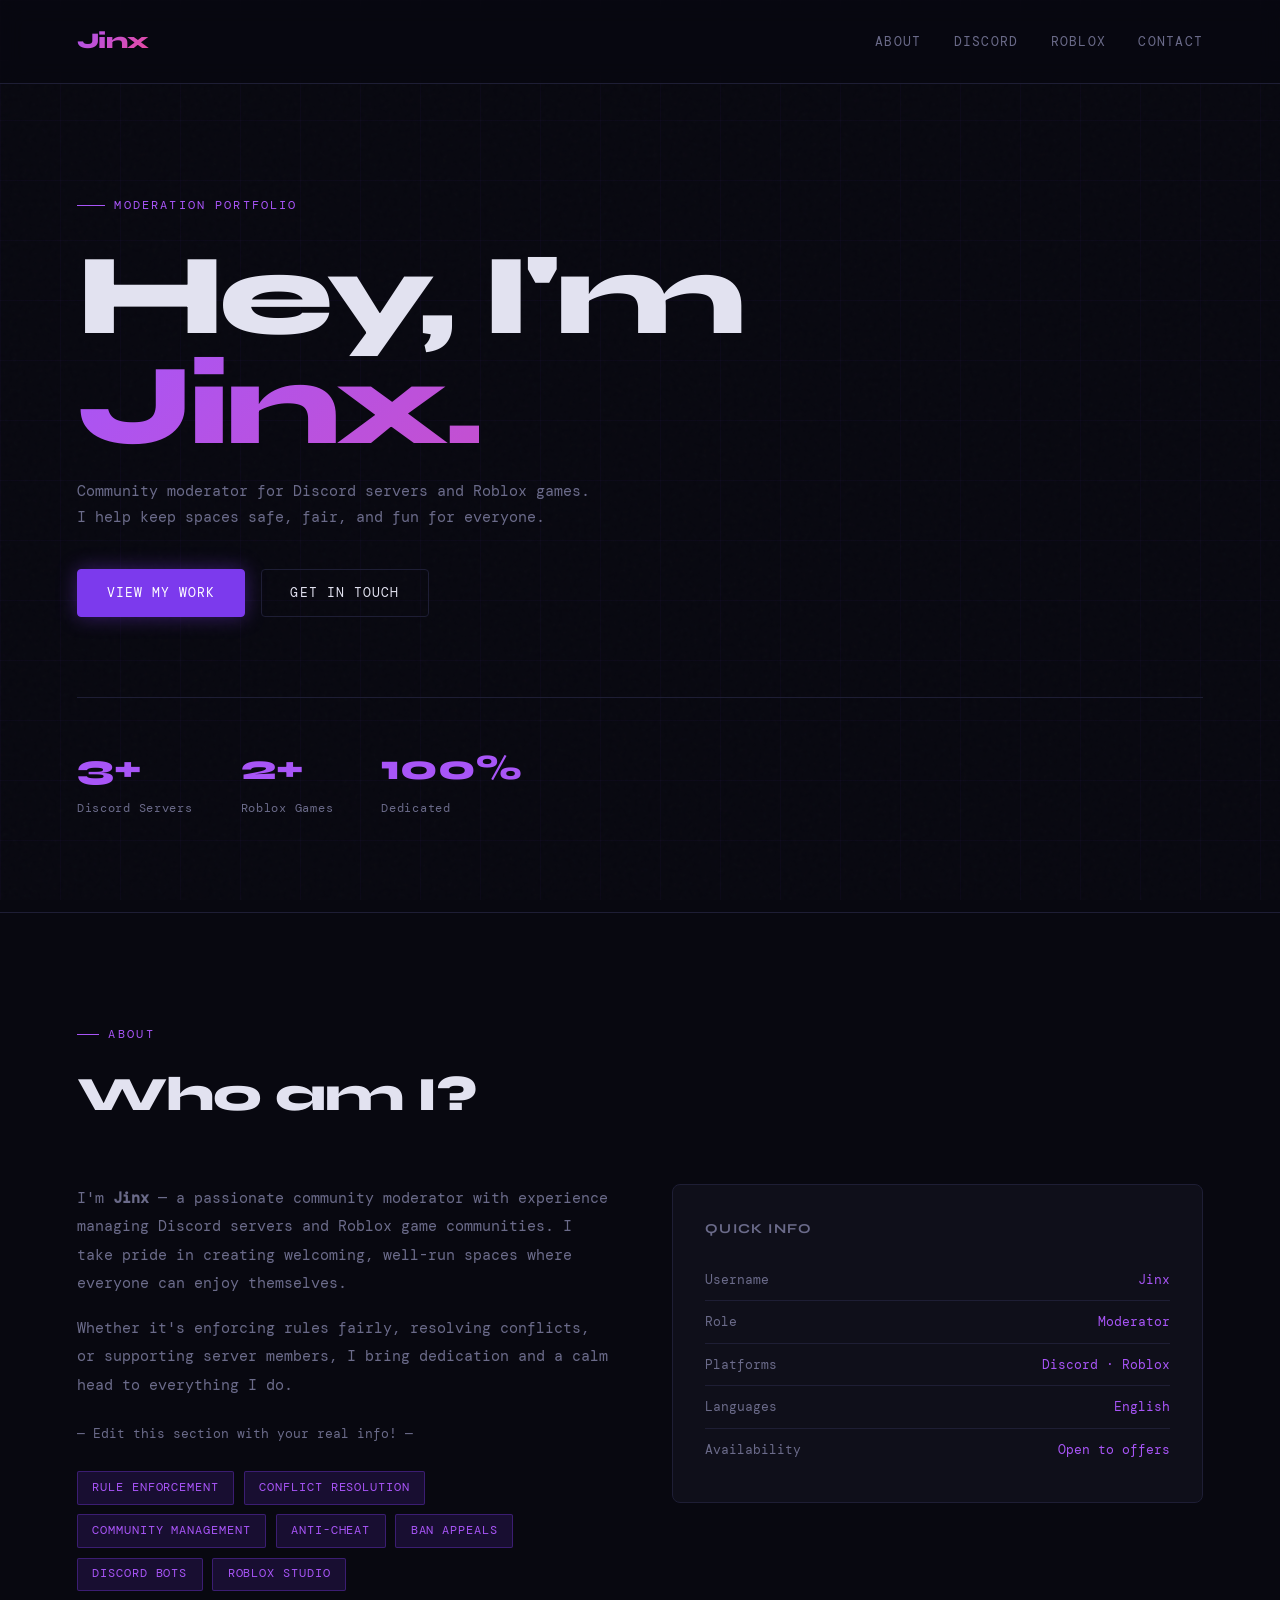
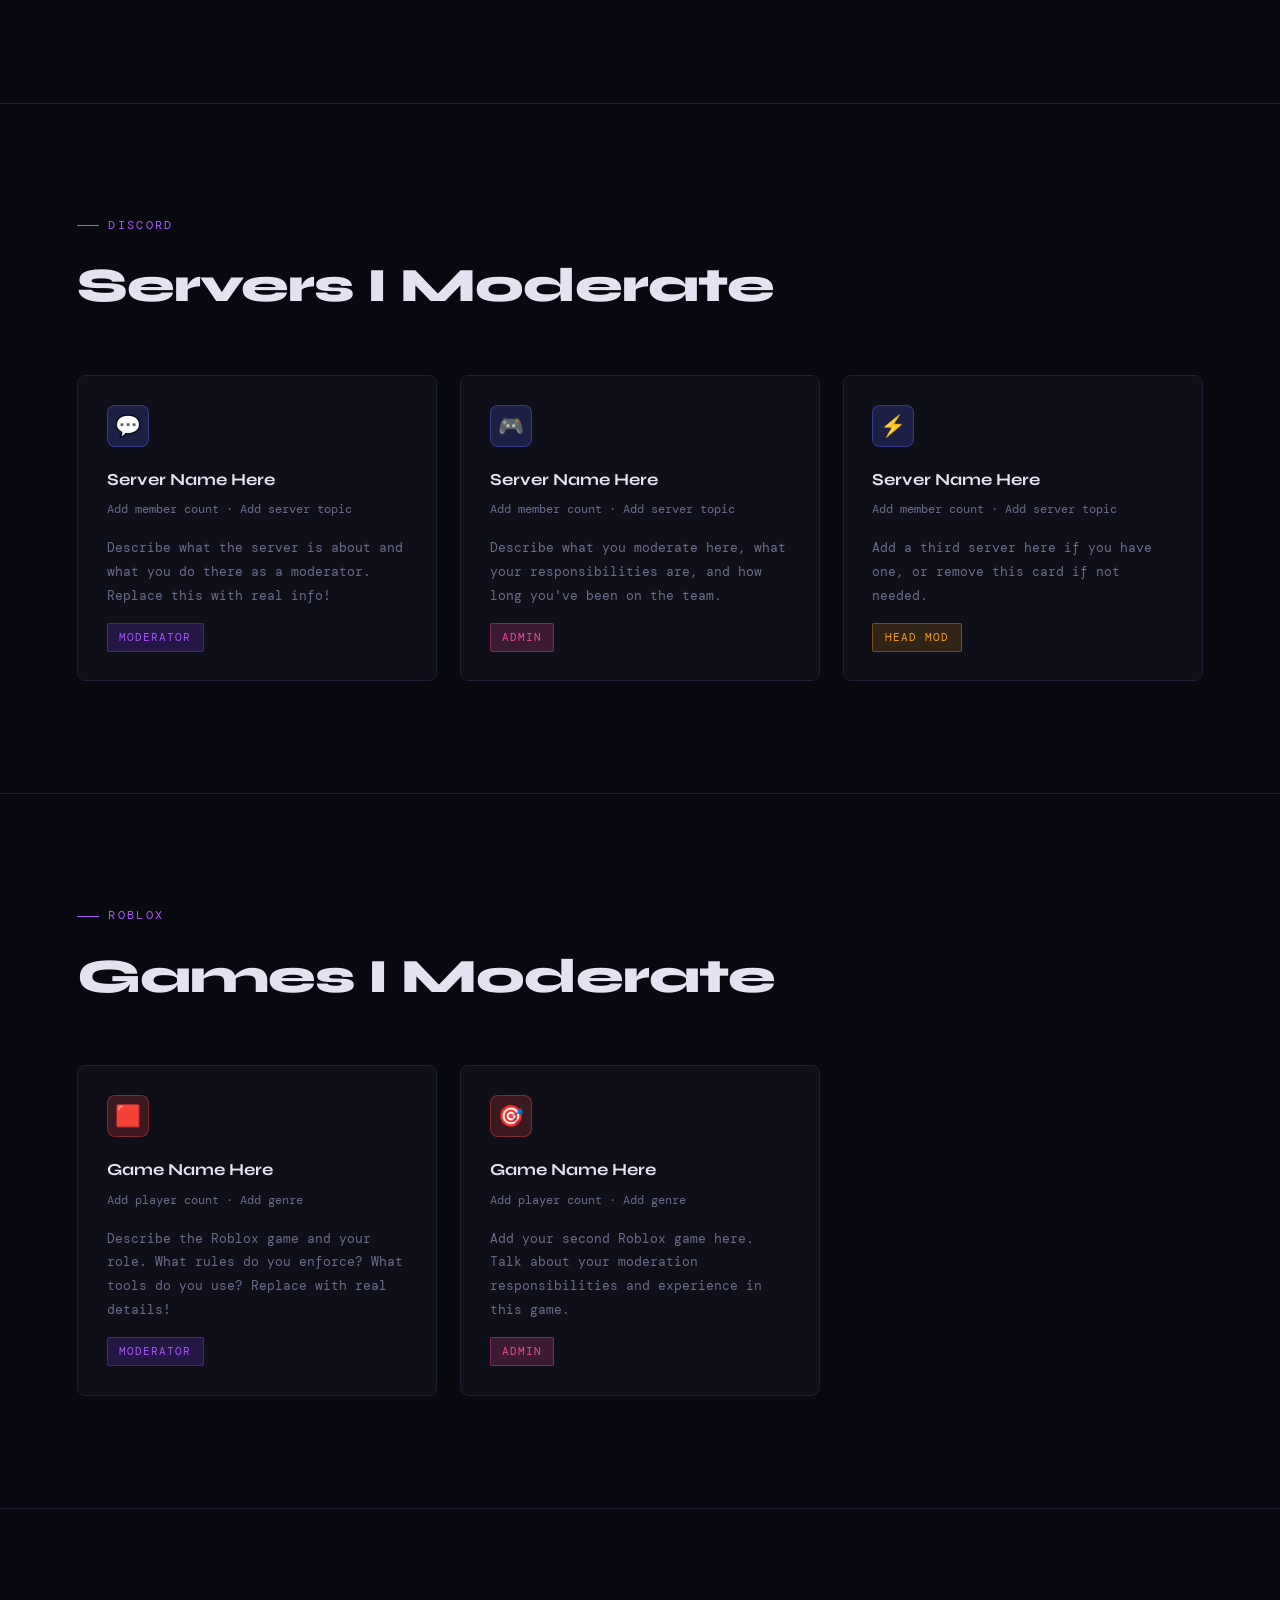
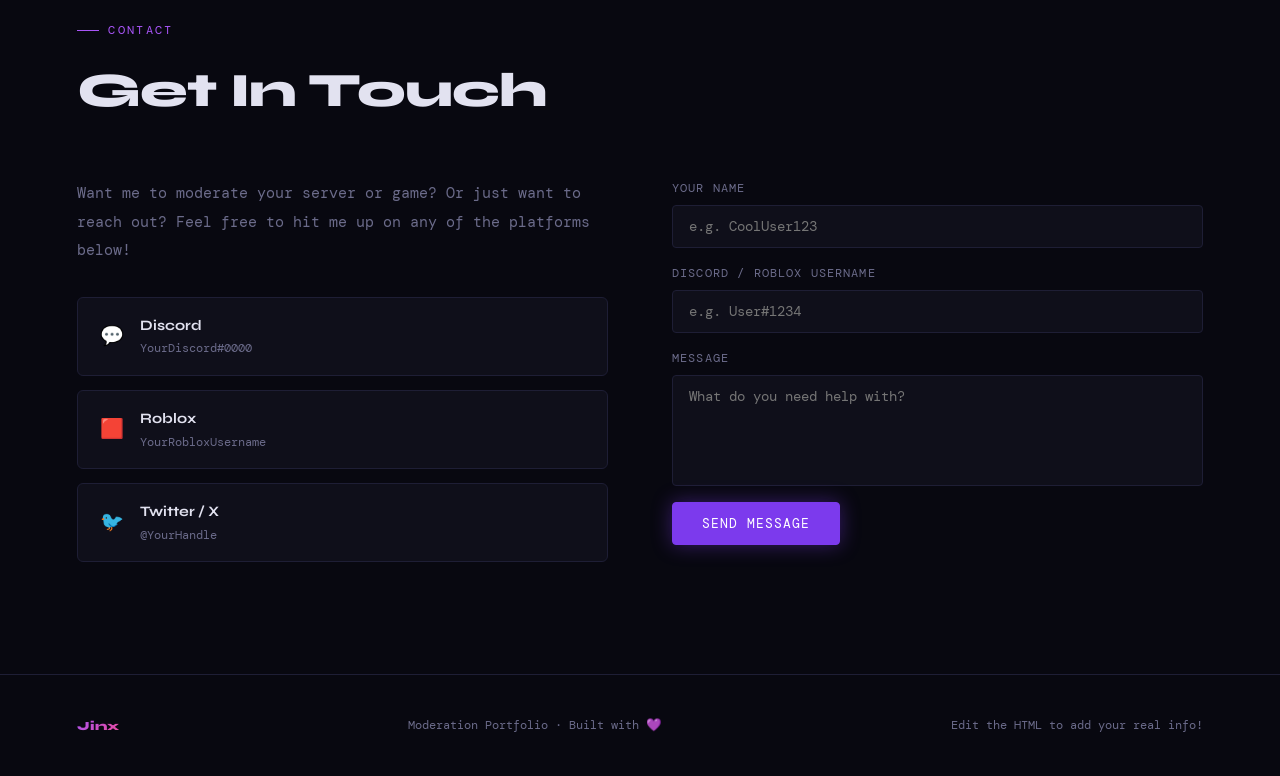
<file: JinxPotfolio.html>
<!DOCTYPE html>
<html lang="en">
<head>
  <meta charset="UTF-8" />
  <meta name="viewport" content="width=device-width, initial-scale=1.0"/>
  <title>Jinx — Moderation Portfolio</title>
  <link href="https://fonts.googleapis.com/css2?family=Syne:wght@400;700;800&family=DM+Mono:wght@300;400;500&display=swap" rel="stylesheet"/>
  <style>
    :root {
      --bg:        #080810;
      --surface:   #0f0f1a;
      --border:    #1e1e35;
      --purple:    #7c3aed;
      --purple-lt: #a855f7;
      --pink:      #ec4899;
      --text:      #e2e2f0;
      --muted:     #6b6b8a;
      --glow:      0 0 30px rgba(124,58,237,0.35);
    }

    *, *::before, *::after { box-sizing: border-box; margin: 0; padding: 0; }

    html { scroll-behavior: smooth; }

    body {
      background: var(--bg);
      color: var(--text);
      font-family: 'DM Mono', monospace;
      font-size: 15px;
      line-height: 1.7;
      overflow-x: hidden;
    }

    /* ── NOISE OVERLAY ── */
    body::before {
      content: '';
      position: fixed; inset: 0; z-index: 0;
      background-image: url("data:image/svg+xml,%3Csvg viewBox='0 0 200 200' xmlns='http://www.w3.org/2000/svg'%3E%3Cfilter id='n'%3E%3CfeTurbulence type='fractalNoise' baseFrequency='0.9' numOctaves='4' stitchTiles='stitch'/%3E%3C/filter%3E%3Crect width='100%25' height='100%25' filter='url(%23n)' opacity='0.03'/%3E%3C/svg%3E");
      pointer-events: none; opacity: .6;
    }

    /* ── GRID LINES ── */
    body::after {
      content: '';
      position: fixed; inset: 0; z-index: 0;
      background-image:
        linear-gradient(rgba(124,58,237,.04) 1px, transparent 1px),
        linear-gradient(90deg, rgba(124,58,237,.04) 1px, transparent 1px);
      background-size: 60px 60px;
      pointer-events: none;
    }

    section, nav, footer { position: relative; z-index: 1; }

    /* ── NAV ── */
    nav {
      display: flex; align-items: center; justify-content: space-between;
      padding: 1.4rem 6vw;
      border-bottom: 1px solid var(--border);
      backdrop-filter: blur(12px);
      background: rgba(8,8,16,.7);
      position: sticky; top: 0; z-index: 100;
    }

    .nav-logo {
      font-family: 'Syne', sans-serif;
      font-weight: 800; font-size: 1.4rem;
      letter-spacing: -.02em;
      background: linear-gradient(135deg, var(--purple-lt), var(--pink));
      -webkit-background-clip: text; -webkit-text-fill-color: transparent;
    }

    .nav-links { display: flex; gap: 2rem; list-style: none; }
    .nav-links a {
      color: var(--muted); text-decoration: none;
      font-size: .8rem; letter-spacing: .1em; text-transform: uppercase;
      transition: color .2s;
    }
    .nav-links a:hover { color: var(--purple-lt); }

    /* ── HERO ── */
    #hero {
      min-height: 92vh;
      display: flex; flex-direction: column; justify-content: center;
      padding: 8vh 6vw 6vh;
    }

    .hero-tag {
      font-size: .75rem; letter-spacing: .18em; text-transform: uppercase;
      color: var(--purple-lt);
      display: flex; align-items: center; gap: .6rem;
      margin-bottom: 1.6rem;
      opacity: 0; animation: fadeUp .6s .2s forwards;
    }
    .hero-tag::before {
      content: ''; display: block;
      width: 28px; height: 1px; background: var(--purple-lt);
    }

    h1 {
      font-family: 'Syne', sans-serif;
      font-size: clamp(3.5rem, 9vw, 7.5rem);
      font-weight: 800; line-height: .95; letter-spacing: -.04em;
      margin-bottom: 1.2rem;
      opacity: 0; animation: fadeUp .7s .35s forwards;
    }

    h1 .name-highlight {
      display: block;
      background: linear-gradient(135deg, var(--purple-lt) 0%, var(--pink) 100%);
      -webkit-background-clip: text; -webkit-text-fill-color: transparent;
    }

    .hero-sub {
      max-width: 520px;
      color: var(--muted); font-size: .95rem; margin-bottom: 2.4rem;
      opacity: 0; animation: fadeUp .7s .5s forwards;
    }

    .btn-row {
      display: flex; gap: 1rem; flex-wrap: wrap;
      opacity: 0; animation: fadeUp .7s .65s forwards;
    }

    .btn {
      display: inline-flex; align-items: center; gap: .5rem;
      padding: .75rem 1.8rem; border-radius: 4px;
      font-family: 'DM Mono', monospace; font-size: .8rem;
      letter-spacing: .08em; text-transform: uppercase;
      text-decoration: none; transition: all .25s; cursor: pointer;
    }
    .btn-primary {
      background: var(--purple); color: #fff;
      border: 1px solid var(--purple);
      box-shadow: 0 0 20px rgba(124,58,237,.4);
    }
    .btn-primary:hover {
      background: var(--purple-lt);
      box-shadow: 0 0 35px rgba(168,85,247,.5);
    }
    .btn-ghost {
      background: transparent; color: var(--text);
      border: 1px solid var(--border);
    }
    .btn-ghost:hover { border-color: var(--purple-lt); color: var(--purple-lt); }

    .hero-stats {
      display: flex; gap: 3rem; margin-top: 5rem;
      padding-top: 2.5rem; border-top: 1px solid var(--border);
      opacity: 0; animation: fadeUp .7s .8s forwards;
      flex-wrap: wrap;
    }
    .stat-num {
      font-family: 'Syne', sans-serif; font-size: 2.2rem;
      font-weight: 800; color: var(--purple-lt);
    }
    .stat-label { font-size: .75rem; color: var(--muted); letter-spacing: .06em; }

    /* ── SECTIONS ── */
    .section {
      padding: 7rem 6vw;
      border-top: 1px solid var(--border);
    }

    .section-label {
      font-size: .72rem; letter-spacing: .2em; text-transform: uppercase;
      color: var(--purple-lt); margin-bottom: .6rem;
      display: flex; align-items: center; gap: .6rem;
    }
    .section-label::before {
      content: ''; display: block; width: 22px; height: 1px; background: var(--purple-lt);
    }

    .section-title {
      font-family: 'Syne', sans-serif; font-weight: 800;
      font-size: clamp(1.8rem, 4vw, 3rem);
      letter-spacing: -.02em; margin-bottom: 3rem;
    }

    /* ── ABOUT ── */
    .about-grid {
      display: grid; grid-template-columns: 1fr 1fr; gap: 4rem;
      align-items: start;
    }
    .about-body { color: var(--muted); line-height: 1.9; }
    .about-body p + p { margin-top: 1rem; }

    .skills-list {
      display: flex; flex-wrap: wrap; gap: .6rem; margin-top: 1.6rem;
    }
    .skill-tag {
      background: rgba(124,58,237,.15); border: 1px solid rgba(124,58,237,.35);
      color: var(--purple-lt); font-size: .72rem;
      letter-spacing: .08em; text-transform: uppercase;
      padding: .3rem .9rem; border-radius: 2px;
    }

    .about-aside {
      background: var(--surface); border: 1px solid var(--border);
      border-radius: 8px; padding: 2rem;
    }
    .aside-title {
      font-family: 'Syne', sans-serif; font-size: .85rem; font-weight: 700;
      text-transform: uppercase; letter-spacing: .1em;
      color: var(--muted); margin-bottom: 1.2rem;
    }
    .info-row { display: flex; justify-content: space-between; padding: .6rem 0; border-bottom: 1px solid var(--border); font-size: .82rem; }
    .info-row:last-child { border-bottom: none; }
    .info-key { color: var(--muted); }
    .info-val { color: var(--purple-lt); }

    /* ── CARDS ── */
    .cards { display: grid; grid-template-columns: repeat(auto-fill, minmax(290px, 1fr)); gap: 1.4rem; }

    .card {
      background: var(--surface); border: 1px solid var(--border);
      border-radius: 8px; padding: 1.8rem;
      transition: border-color .25s, box-shadow .25s, transform .25s;
      position: relative; overflow: hidden;
    }
    .card::before {
      content: ''; position: absolute; inset: 0;
      background: linear-gradient(135deg, rgba(124,58,237,.06), transparent 60%);
      opacity: 0; transition: opacity .3s;
    }
    .card:hover { border-color: var(--purple); box-shadow: var(--glow); transform: translateY(-3px); }
    .card:hover::before { opacity: 1; }

    .card-icon {
      width: 42px; height: 42px; border-radius: 8px; margin-bottom: 1.2rem;
      display: flex; align-items: center; justify-content: center; font-size: 1.3rem;
    }
    .discord-icon { background: rgba(88,101,242,.2); border: 1px solid rgba(88,101,242,.4); }
    .roblox-icon  { background: rgba(239,68,68,.2);  border: 1px solid rgba(239,68,68,.4); }

    .card-name {
      font-family: 'Syne', sans-serif; font-weight: 700; font-size: 1.05rem;
      margin-bottom: .3rem;
    }
    .card-meta { font-size: .78rem; color: var(--muted); margin-bottom: 1rem; }
    .card-desc { font-size: .82rem; color: var(--muted); line-height: 1.8; }

    .card-badge {
      display: inline-block; margin-top: 1rem;
      font-size: .68rem; letter-spacing: .1em; text-transform: uppercase;
      padding: .25rem .7rem; border-radius: 2px;
    }
    .badge-mod   { background: rgba(124,58,237,.2); color: var(--purple-lt); border: 1px solid rgba(124,58,237,.4); }
    .badge-admin { background: rgba(236,72,153,.2); color: var(--pink);      border: 1px solid rgba(236,72,153,.4); }
    .badge-head  { background: rgba(245,158,11,.15); color: #f59e0b;         border: 1px solid rgba(245,158,11,.35); }

    /* ── CONTACT ── */
    .contact-wrap {
      display: grid; grid-template-columns: 1fr 1fr; gap: 4rem; align-items: start;
    }
    .contact-blurb { color: var(--muted); line-height: 1.9; }

    .socials { display: flex; flex-direction: column; gap: .9rem; margin-top: 2rem; }
    .social-link {
      display: flex; align-items: center; gap: 1rem;
      background: var(--surface); border: 1px solid var(--border);
      border-radius: 6px; padding: 1rem 1.4rem;
      text-decoration: none; color: var(--text);
      transition: border-color .2s, box-shadow .2s;
      font-size: .85rem;
    }
    .social-link:hover { border-color: var(--purple-lt); box-shadow: var(--glow); }
    .social-icon { font-size: 1.2rem; }
    .social-name { font-family: 'Syne', sans-serif; font-weight: 700; font-size: .9rem; }
    .social-handle { font-size: .75rem; color: var(--muted); }

    .contact-form { display: flex; flex-direction: column; gap: 1rem; }
    .form-field { display: flex; flex-direction: column; gap: .4rem; }
    .form-field label { font-size: .72rem; letter-spacing: .1em; text-transform: uppercase; color: var(--muted); }
    .form-field input, .form-field textarea {
      background: var(--surface); border: 1px solid var(--border);
      color: var(--text); border-radius: 4px;
      padding: .75rem 1rem; font-family: 'DM Mono', monospace; font-size: .85rem;
      outline: none; transition: border-color .2s, box-shadow .2s; resize: none;
    }
    .form-field input:focus, .form-field textarea:focus {
      border-color: var(--purple); box-shadow: 0 0 0 3px rgba(124,58,237,.15);
    }

    /* ── FOOTER ── */
    footer {
      border-top: 1px solid var(--border);
      padding: 2.5rem 6vw;
      display: flex; align-items: center; justify-content: space-between;
      flex-wrap: wrap; gap: 1rem;
      color: var(--muted); font-size: .78rem;
    }
    .footer-logo {
      font-family: 'Syne', sans-serif; font-weight: 800;
      background: linear-gradient(135deg, var(--purple-lt), var(--pink));
      -webkit-background-clip: text; -webkit-text-fill-color: transparent;
    }

    /* ── ANIMATIONS ── */
    @keyframes fadeUp {
      from { opacity: 0; transform: translateY(22px); }
      to   { opacity: 1; transform: translateY(0); }
    }

    .reveal {
      opacity: 0; transform: translateY(20px);
      transition: opacity .6s ease, transform .6s ease;
    }
    .reveal.visible { opacity: 1; transform: translateY(0); }

    /* ── RESPONSIVE ── */
    @media (max-width: 700px) {
      .about-grid, .contact-wrap { grid-template-columns: 1fr; gap: 2.5rem; }
      .hero-stats { gap: 1.8rem; }
      nav { padding: 1rem 5vw; }
      .nav-links { display: none; }
    }
  </style>
</head>
<body>

<!-- NAV -->
<nav>
  <span class="nav-logo">Jinx</span>
  <ul class="nav-links">
    <li><a href="#about">About</a></li>
    <li><a href="#discord">Discord</a></li>
    <li><a href="#roblox">Roblox</a></li>
    <li><a href="#contact">Contact</a></li>
  </ul>
</nav>

<!-- HERO -->
<section id="hero">
  <p class="hero-tag">Moderation Portfolio</p>
  <h1>
    Hey, I'm
    <span class="name-highlight">Jinx.</span>
  </h1>
  <p class="hero-sub">
    Community moderator for Discord servers and Roblox games. I help keep spaces safe, fair, and fun for everyone.
  </p>
  <div class="btn-row">
    <a href="#discord" class="btn btn-primary">View My Work</a>
    <a href="#contact" class="btn btn-ghost">Get In Touch</a>
  </div>
  <div class="hero-stats">
    <div>
      <div class="stat-num">3+</div>
      <div class="stat-label">Discord Servers</div>
    </div>
    <div>
      <div class="stat-num">2+</div>
      <div class="stat-label">Roblox Games</div>
    </div>
    <div>
      <div class="stat-num">100%</div>
      <div class="stat-label">Dedicated</div>
    </div>
  </div>
</section>

<!-- ABOUT -->
<section id="about" class="section">
  <p class="section-label reveal">About</p>
  <h2 class="section-title reveal">Who am I?</h2>
  <div class="about-grid">
    <div class="about-body reveal">
      <p>
        I'm <strong>Jinx</strong> — a passionate community moderator with experience managing Discord servers and Roblox game communities. I take pride in creating welcoming, well-run spaces where everyone can enjoy themselves.
      </p>
      <p>
        Whether it's enforcing rules fairly, resolving conflicts, or supporting server members, I bring dedication and a calm head to everything I do.
      </p>
      <p style="color: var(--muted); font-size:.8rem; margin-top:1.4rem;">
        — Edit this section with your real info! —
      </p>
      <div class="skills-list">
        <span class="skill-tag">Rule Enforcement</span>
        <span class="skill-tag">Conflict Resolution</span>
        <span class="skill-tag">Community Management</span>
        <span class="skill-tag">Anti-Cheat</span>
        <span class="skill-tag">Ban Appeals</span>
        <span class="skill-tag">Discord Bots</span>
        <span class="skill-tag">Roblox Studio</span>
      </div>
    </div>
    <div class="about-aside reveal">
      <p class="aside-title">Quick Info</p>
      <div class="info-row"><span class="info-key">Username</span><span class="info-val">Jinx</span></div>
      <div class="info-row"><span class="info-key">Role</span><span class="info-val">Moderator</span></div>
      <div class="info-row"><span class="info-key">Platforms</span><span class="info-val">Discord · Roblox</span></div>
      <div class="info-row"><span class="info-key">Languages</span><span class="info-val">English</span></div>
      <div class="info-row"><span class="info-key">Availability</span><span class="info-val">Open to offers</span></div>
    </div>
  </div>
</section>

<!-- DISCORD -->
<section id="discord" class="section">
  <p class="section-label reveal">Discord</p>
  <h2 class="section-title reveal">Servers I Moderate</h2>
  <div class="cards">

    <div class="card reveal">
      <div class="card-icon discord-icon">💬</div>
      <div class="card-name">Server Name Here</div>
      <div class="card-meta">Add member count · Add server topic</div>
      <div class="card-desc">Describe what the server is about and what you do there as a moderator. Replace this with real info!</div>
      <span class="card-badge badge-mod">Moderator</span>
    </div>

    <div class="card reveal">
      <div class="card-icon discord-icon">🎮</div>
      <div class="card-name">Server Name Here</div>
      <div class="card-meta">Add member count · Add server topic</div>
      <div class="card-desc">Describe what you moderate here, what your responsibilities are, and how long you've been on the team.</div>
      <span class="card-badge badge-admin">Admin</span>
    </div>

    <div class="card reveal">
      <div class="card-icon discord-icon">⚡</div>
      <div class="card-name">Server Name Here</div>
      <div class="card-meta">Add member count · Add server topic</div>
      <div class="card-desc">Add a third server here if you have one, or remove this card if not needed.</div>
      <span class="card-badge badge-head">Head Mod</span>
    </div>

  </div>
</section>

<!-- ROBLOX -->
<section id="roblox" class="section">
  <p class="section-label reveal">Roblox</p>
  <h2 class="section-title reveal">Games I Moderate</h2>
  <div class="cards">

    <div class="card reveal">
      <div class="card-icon roblox-icon">🟥</div>
      <div class="card-name">Game Name Here</div>
      <div class="card-meta">Add player count · Add genre</div>
      <div class="card-desc">Describe the Roblox game and your role. What rules do you enforce? What tools do you use? Replace with real details!</div>
      <span class="card-badge badge-mod">Moderator</span>
    </div>

    <div class="card reveal">
      <div class="card-icon roblox-icon">🎯</div>
      <div class="card-name">Game Name Here</div>
      <div class="card-meta">Add player count · Add genre</div>
      <div class="card-desc">Add your second Roblox game here. Talk about your moderation responsibilities and experience in this game.</div>
      <span class="card-badge badge-admin">Admin</span>
    </div>

  </div>
</section>

<!-- CONTACT -->
<section id="contact" class="section">
  <p class="section-label reveal">Contact</p>
  <h2 class="section-title reveal">Get In Touch</h2>
  <div class="contact-wrap">
    <div>
      <p class="contact-blurb reveal">
        Want me to moderate your server or game? Or just want to reach out?
        Feel free to hit me up on any of the platforms below!
      </p>
      <div class="socials reveal">
        <a href="#" class="social-link">
          <span class="social-icon">💬</span>
          <div>
            <div class="social-name">Discord</div>
            <div class="social-handle">YourDiscord#0000</div>
          </div>
        </a>
        <a href="#" class="social-link">
          <span class="social-icon">🟥</span>
          <div>
            <div class="social-name">Roblox</div>
            <div class="social-handle">YourRobloxUsername</div>
          </div>
        </a>
        <a href="#" class="social-link">
          <span class="social-icon">🐦</span>
          <div>
            <div class="social-name">Twitter / X</div>
            <div class="social-handle">@YourHandle</div>
          </div>
        </a>
      </div>
    </div>
    <div class="contact-form reveal">
      <div class="form-field">
        <label>Your Name</label>
        <input type="text" placeholder="e.g. CoolUser123"/>
      </div>
      <div class="form-field">
        <label>Discord / Roblox Username</label>
        <input type="text" placeholder="e.g. User#1234"/>
      </div>
      <div class="form-field">
        <label>Message</label>
        <textarea rows="5" placeholder="What do you need help with?"></textarea>
      </div>
      <button class="btn btn-primary" style="align-self:flex-start;" onclick="alert('Note: To make this form actually send messages, you\'ll need a free service like Formspree.io — ask me how!')">Send Message</button>
    </div>
  </div>
</section>

<!-- FOOTER -->
<footer>
  <span class="footer-logo">Jinx</span>
  <span>Moderation Portfolio · Built with 💜</span>
  <span>Edit the HTML to add your real info!</span>
</footer>

<script>
  // Scroll reveal
  const reveals = document.querySelectorAll('.reveal');
  const observer = new IntersectionObserver(entries => {
    entries.forEach((e, i) => {
      if (e.isIntersecting) {
        setTimeout(() => e.target.classList.add('visible'), i * 80);
        observer.unobserve(e.target);
      }
    });
  }, { threshold: 0.1 });
  reveals.forEach(el => observer.observe(el));
</script>
</body>
</html>
</file>
